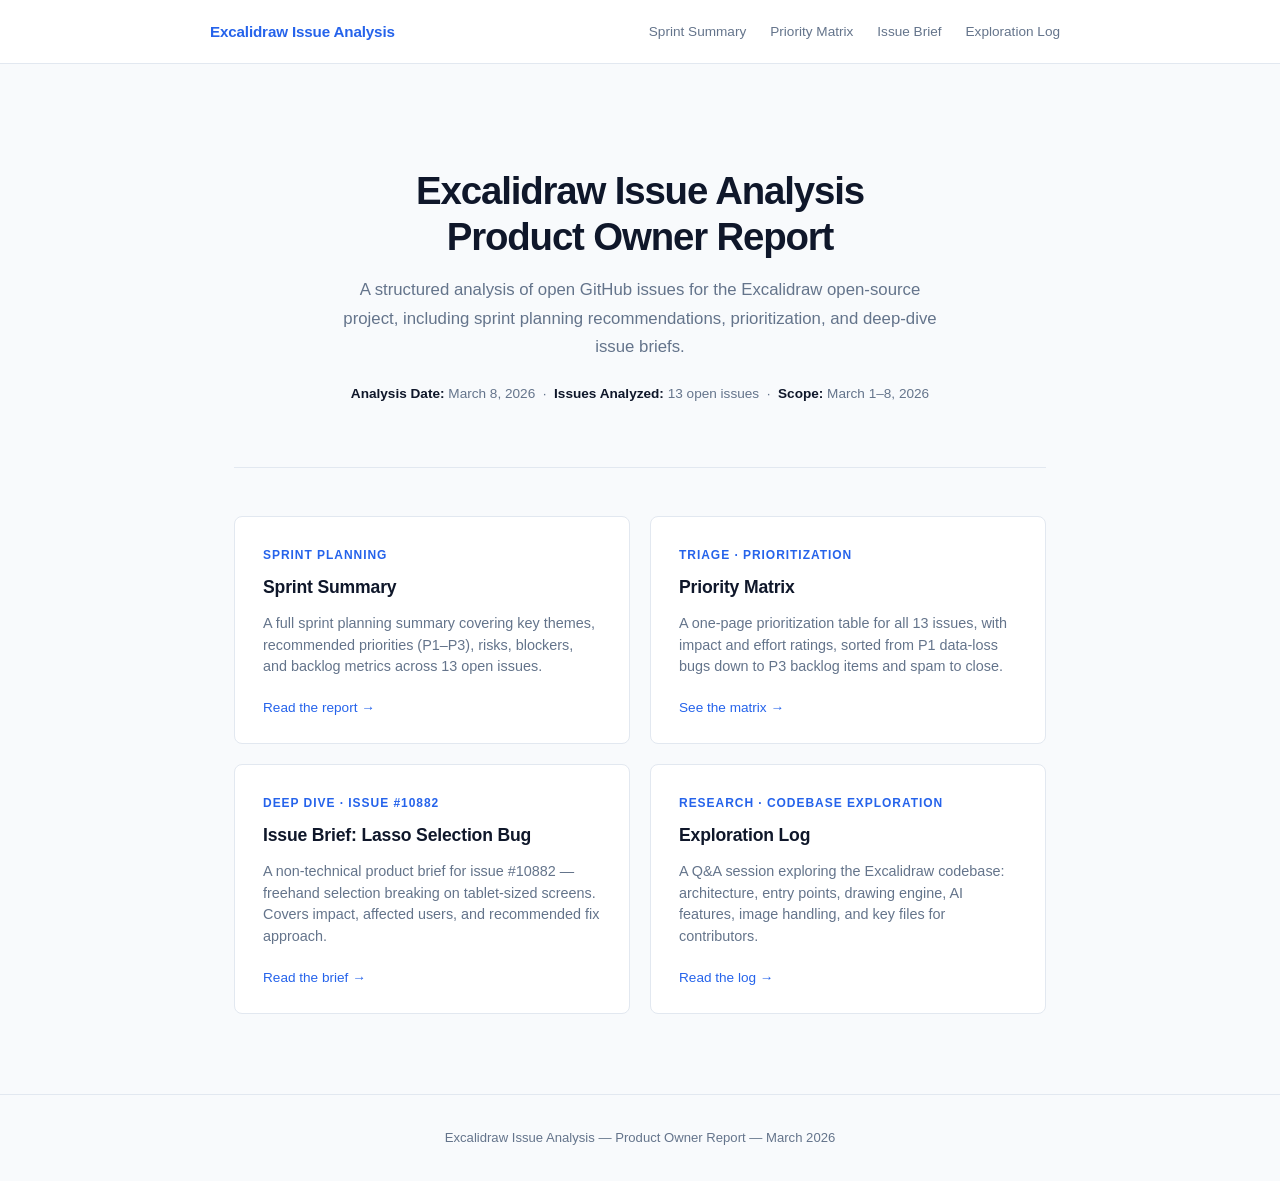
<file: index.html>
<!DOCTYPE html>
<html lang="en">
<head>
  <meta charset="UTF-8" />
  <meta name="viewport" content="width=device-width, initial-scale=1.0" />
  <title>Excalidraw Issue Analysis — Product Owner Report</title>
  <link rel="stylesheet" href="styles.css" />
</head>
<body>

  <header class="site-header">
    <div class="site-header-inner">
      <a href="index.html" class="site-logo">Excalidraw Issue Analysis</a>
      <nav class="site-nav">
        <a href="sprint-summary.html">Sprint Summary</a>
        <a href="priority-matrix.html">Priority Matrix</a>
        <a href="issue-brief-10882.html">Issue Brief</a>
        <a href="exploration-log.html">Exploration Log</a>
      </nav>
    </div>
  </header>

  <main>
    <section class="hero">
      <h1>Excalidraw Issue Analysis<br>Product Owner Report</h1>
      <p class="hero-sub">
        A structured analysis of open GitHub issues for the Excalidraw open-source project,
        including sprint planning recommendations, prioritization, and deep-dive issue briefs.
      </p>
      <p class="hero-meta">
        <strong>Analysis Date:</strong> March 8, 2026 &nbsp;·&nbsp;
        <strong>Issues Analyzed:</strong> 13 open issues &nbsp;·&nbsp;
        <strong>Scope:</strong> March 1–8, 2026
      </p>
    </section>

    <div class="card-grid">

      <a class="card" href="sprint-summary.html">
        <div class="card-label">Sprint Planning</div>
        <h2>Sprint Summary</h2>
        <p>
          A full sprint planning summary covering key themes, recommended priorities (P1–P3),
          risks, blockers, and backlog metrics across 13 open issues.
        </p>
        <div class="card-arrow">Read the report →</div>
      </a>

      <a class="card" href="priority-matrix.html">
        <div class="card-label">Triage · Prioritization</div>
        <h2>Priority Matrix</h2>
        <p>
          A one-page prioritization table for all 13 issues, with impact and effort ratings,
          sorted from P1 data-loss bugs down to P3 backlog items and spam to close.
        </p>
        <div class="card-arrow">See the matrix →</div>
      </a>

      <a class="card" href="issue-brief-10882.html">
        <div class="card-label">Deep Dive · Issue #10882</div>
        <h2>Issue Brief: Lasso Selection Bug</h2>
        <p>
          A non-technical product brief for issue #10882 — freehand selection breaking on
          tablet-sized screens. Covers impact, affected users, and recommended fix approach.
        </p>
        <div class="card-arrow">Read the brief →</div>
      </a>

      <a class="card" href="exploration-log.html">
        <div class="card-label">Research · Codebase Exploration</div>
        <h2>Exploration Log</h2>
        <p>
          A Q&amp;A session exploring the Excalidraw codebase: architecture, entry points,
          drawing engine, AI features, image handling, and key files for contributors.
        </p>
        <div class="card-arrow">Read the log →</div>
      </a>

    </div>
  </main>

  <footer class="site-footer">
    Excalidraw Issue Analysis &mdash; Product Owner Report &mdash; March 2026
  </footer>

</body>
</html>
</file>
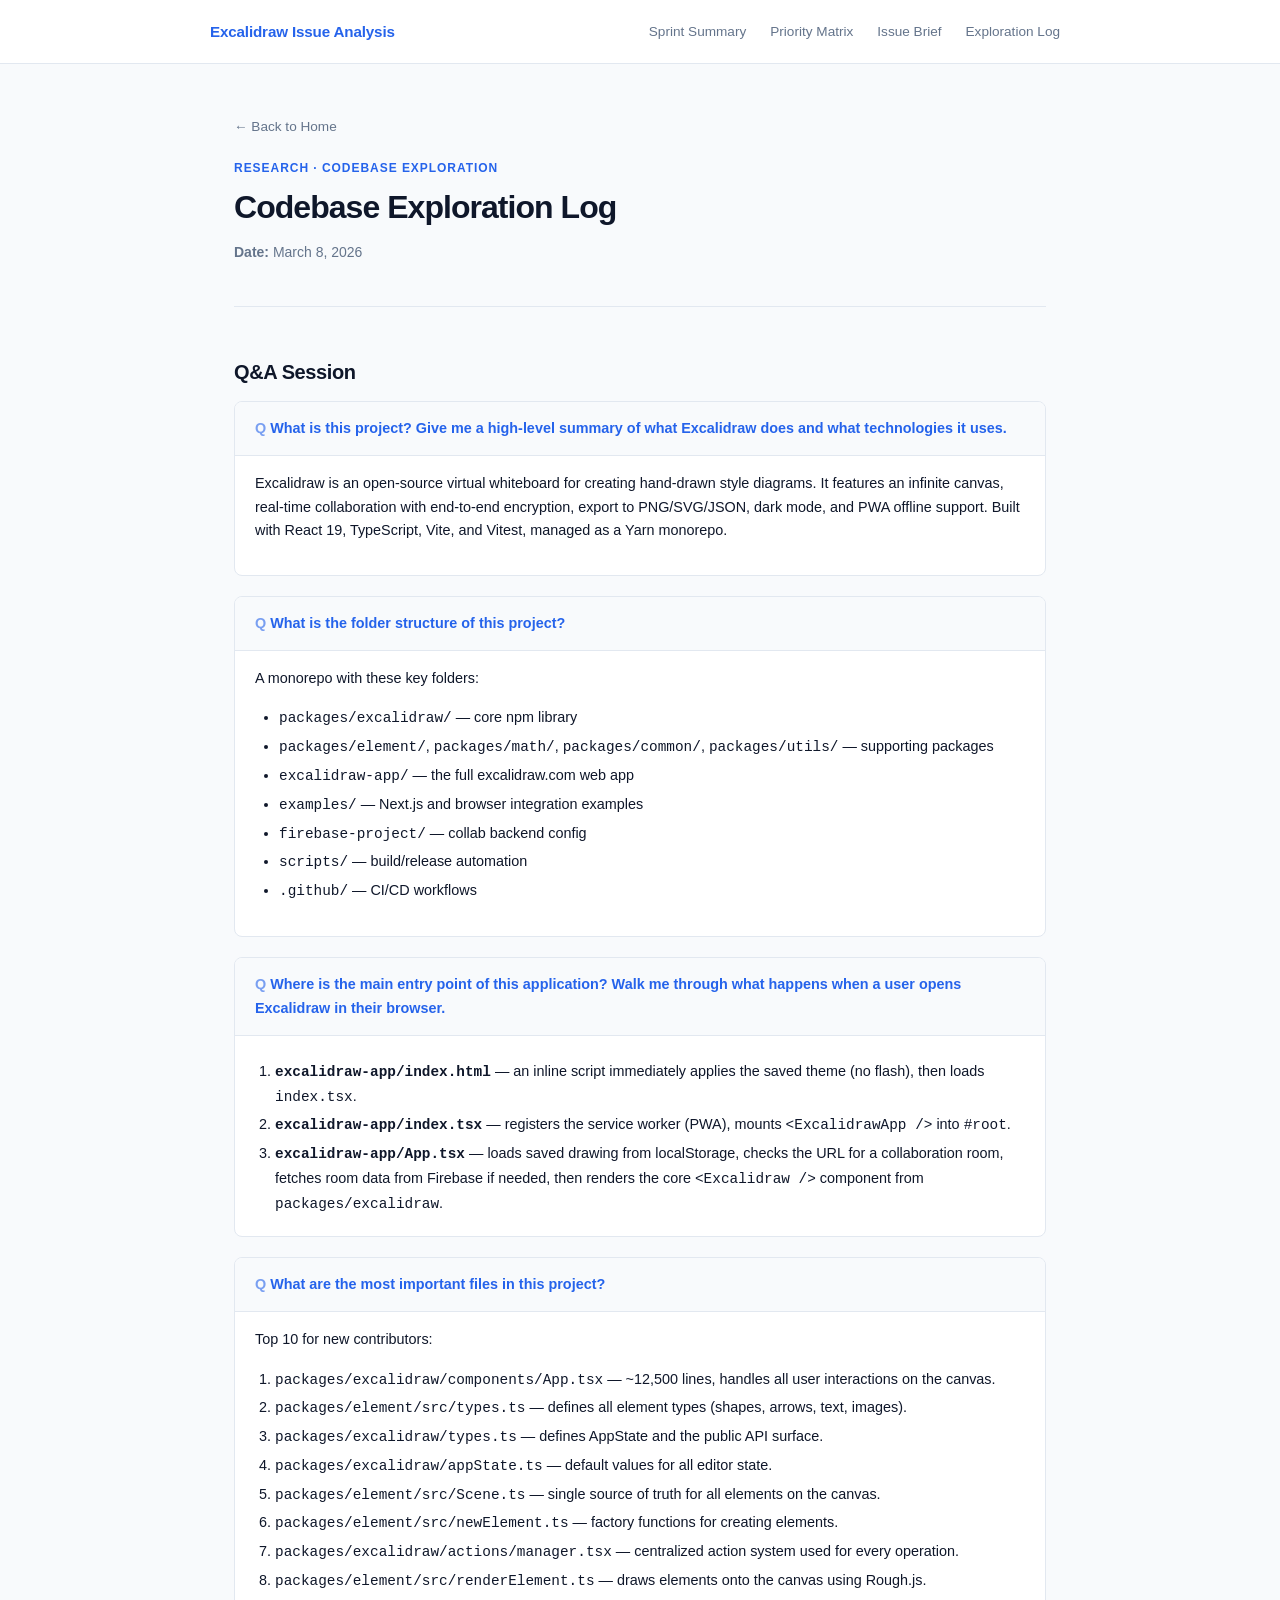
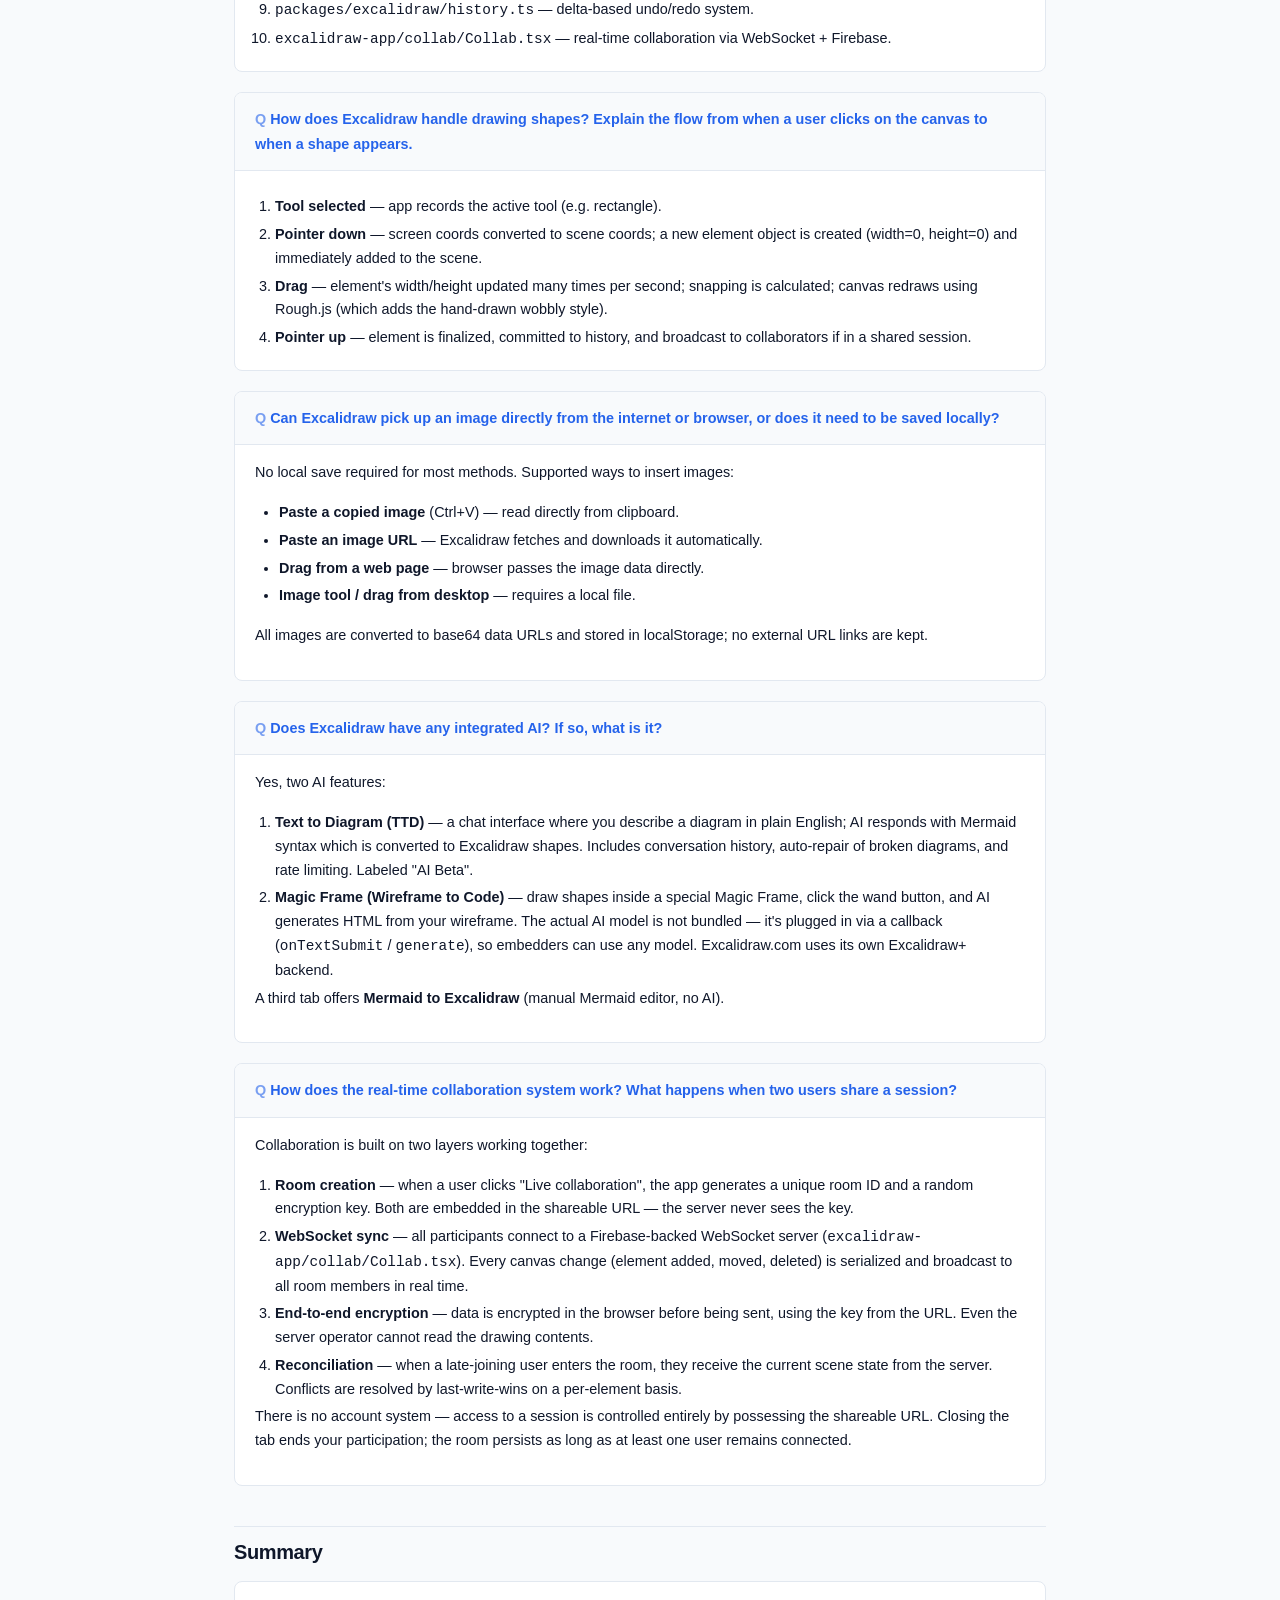
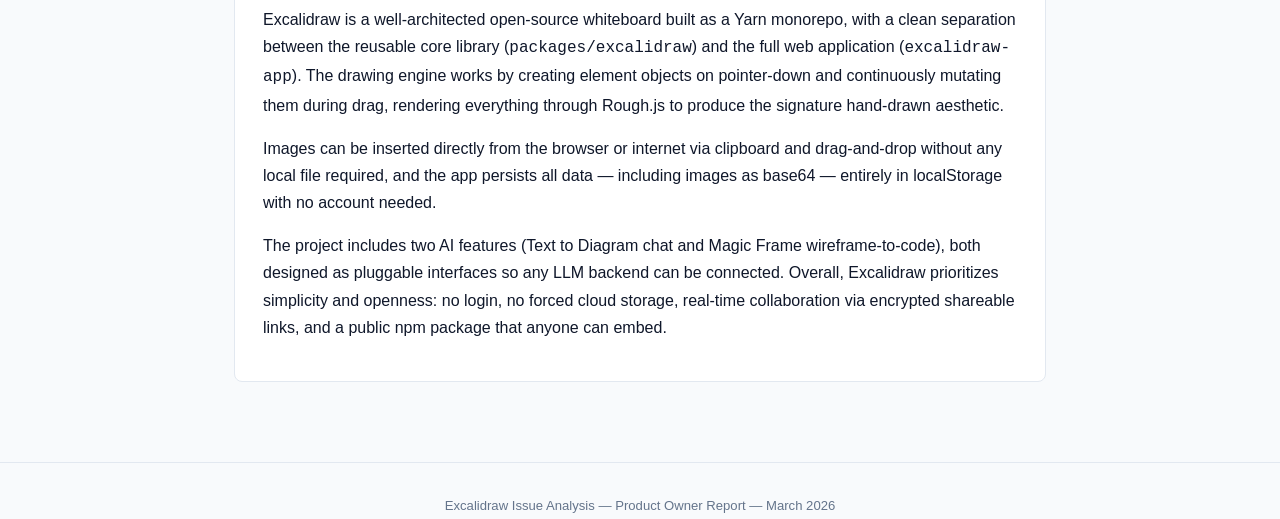
<file: exploration-log.html>
<!DOCTYPE html>
<html lang="en">
<head>
  <meta charset="UTF-8" />
  <meta name="viewport" content="width=device-width, initial-scale=1.0" />
  <title>Exploration Log — Excalidraw Issue Analysis</title>
  <link rel="stylesheet" href="styles.css" />
</head>
<body>

  <header class="site-header">
    <div class="site-header-inner">
      <a href="index.html" class="site-logo">Excalidraw Issue Analysis</a>
      <nav class="site-nav">
        <a href="sprint-summary.html">Sprint Summary</a>
        <a href="priority-matrix.html">Priority Matrix</a>
        <a href="issue-brief-10882.html">Issue Brief</a>
        <a href="exploration-log.html">Exploration Log</a>
      </nav>
    </div>
  </header>

  <main>
    <div class="page-header">
      <a href="index.html" class="back-link">← Back to Home</a>
      <div class="page-label">Research · Codebase Exploration</div>
      <h1>Codebase Exploration Log</h1>
      <p class="meta"><strong>Date:</strong> March 8, 2026</p>
    </div>

    <article class="content">

      <h2>Q&amp;A Session</h2>

      <div class="qa-block">
        <div class="qa-question">What is this project? Give me a high-level summary of what Excalidraw does and what technologies it uses.</div>
        <div class="qa-answer">
          <p>
            Excalidraw is an open-source virtual whiteboard for creating hand-drawn style diagrams. It features
            an infinite canvas, real-time collaboration with end-to-end encryption, export to PNG/SVG/JSON,
            dark mode, and PWA offline support. Built with React 19, TypeScript, Vite, and Vitest, managed
            as a Yarn monorepo.
          </p>
        </div>
      </div>

      <div class="qa-block">
        <div class="qa-question">What is the folder structure of this project?</div>
        <div class="qa-answer">
          <p>A monorepo with these key folders:</p>
          <ul>
            <li><code>packages/excalidraw/</code> — core npm library</li>
            <li><code>packages/element/</code>, <code>packages/math/</code>, <code>packages/common/</code>, <code>packages/utils/</code> — supporting packages</li>
            <li><code>excalidraw-app/</code> — the full excalidraw.com web app</li>
            <li><code>examples/</code> — Next.js and browser integration examples</li>
            <li><code>firebase-project/</code> — collab backend config</li>
            <li><code>scripts/</code> — build/release automation</li>
            <li><code>.github/</code> — CI/CD workflows</li>
          </ul>
        </div>
      </div>

      <div class="qa-block">
        <div class="qa-question">Where is the main entry point of this application? Walk me through what happens when a user opens Excalidraw in their browser.</div>
        <div class="qa-answer">
          <ol>
            <li><strong><code>excalidraw-app/index.html</code></strong> — an inline script immediately applies the saved theme (no flash), then loads <code>index.tsx</code>.</li>
            <li><strong><code>excalidraw-app/index.tsx</code></strong> — registers the service worker (PWA), mounts <code>&lt;ExcalidrawApp /&gt;</code> into <code>#root</code>.</li>
            <li><strong><code>excalidraw-app/App.tsx</code></strong> — loads saved drawing from localStorage, checks the URL for a collaboration room, fetches room data from Firebase if needed, then renders the core <code>&lt;Excalidraw /&gt;</code> component from <code>packages/excalidraw</code>.</li>
          </ol>
        </div>
      </div>

      <div class="qa-block">
        <div class="qa-question">What are the most important files in this project?</div>
        <div class="qa-answer">
          <p>Top 10 for new contributors:</p>
          <ol>
            <li><code>packages/excalidraw/components/App.tsx</code> — ~12,500 lines, handles all user interactions on the canvas.</li>
            <li><code>packages/element/src/types.ts</code> — defines all element types (shapes, arrows, text, images).</li>
            <li><code>packages/excalidraw/types.ts</code> — defines AppState and the public API surface.</li>
            <li><code>packages/excalidraw/appState.ts</code> — default values for all editor state.</li>
            <li><code>packages/element/src/Scene.ts</code> — single source of truth for all elements on the canvas.</li>
            <li><code>packages/element/src/newElement.ts</code> — factory functions for creating elements.</li>
            <li><code>packages/excalidraw/actions/manager.tsx</code> — centralized action system used for every operation.</li>
            <li><code>packages/element/src/renderElement.ts</code> — draws elements onto the canvas using Rough.js.</li>
            <li><code>packages/excalidraw/history.ts</code> — delta-based undo/redo system.</li>
            <li><code>excalidraw-app/collab/Collab.tsx</code> — real-time collaboration via WebSocket + Firebase.</li>
          </ol>
        </div>
      </div>

      <div class="qa-block">
        <div class="qa-question">How does Excalidraw handle drawing shapes? Explain the flow from when a user clicks on the canvas to when a shape appears.</div>
        <div class="qa-answer">
          <ol>
            <li><strong>Tool selected</strong> — app records the active tool (e.g. rectangle).</li>
            <li><strong>Pointer down</strong> — screen coords converted to scene coords; a new element object is created (width=0, height=0) and immediately added to the scene.</li>
            <li><strong>Drag</strong> — element's width/height updated many times per second; snapping is calculated; canvas redraws using Rough.js (which adds the hand-drawn wobbly style).</li>
            <li><strong>Pointer up</strong> — element is finalized, committed to history, and broadcast to collaborators if in a shared session.</li>
          </ol>
        </div>
      </div>

      <div class="qa-block">
        <div class="qa-question">Can Excalidraw pick up an image directly from the internet or browser, or does it need to be saved locally?</div>
        <div class="qa-answer">
          <p>No local save required for most methods. Supported ways to insert images:</p>
          <ul>
            <li><strong>Paste a copied image</strong> (Ctrl+V) — read directly from clipboard.</li>
            <li><strong>Paste an image URL</strong> — Excalidraw fetches and downloads it automatically.</li>
            <li><strong>Drag from a web page</strong> — browser passes the image data directly.</li>
            <li><strong>Image tool / drag from desktop</strong> — requires a local file.</li>
          </ul>
          <p>
            All images are converted to base64 data URLs and stored in localStorage; no external URL links are kept.
          </p>
        </div>
      </div>

      <div class="qa-block">
        <div class="qa-question">Does Excalidraw have any integrated AI? If so, what is it?</div>
        <div class="qa-answer">
          <p>Yes, two AI features:</p>
          <ol>
            <li>
              <strong>Text to Diagram (TTD)</strong> — a chat interface where you describe a diagram in plain English;
              AI responds with Mermaid syntax which is converted to Excalidraw shapes. Includes conversation history,
              auto-repair of broken diagrams, and rate limiting. Labeled "AI Beta".
            </li>
            <li>
              <strong>Magic Frame (Wireframe to Code)</strong> — draw shapes inside a special Magic Frame, click the
              wand button, and AI generates HTML from your wireframe. The actual AI model is not bundled — it's plugged
              in via a callback (<code>onTextSubmit</code> / <code>generate</code>), so embedders can use any model.
              Excalidraw.com uses its own Excalidraw+ backend.
            </li>
          </ol>
          <p>A third tab offers <strong>Mermaid to Excalidraw</strong> (manual Mermaid editor, no AI).</p>
        </div>
      </div>

      <div class="qa-block">
        <div class="qa-question">How does the real-time collaboration system work? What happens when two users share a session?</div>
        <div class="qa-answer">
          <p>
            Collaboration is built on two layers working together:
          </p>
          <ol>
            <li><strong>Room creation</strong> — when a user clicks "Live collaboration", the app generates a unique room ID and a random encryption key. Both are embedded in the shareable URL — the server never sees the key.</li>
            <li><strong>WebSocket sync</strong> — all participants connect to a Firebase-backed WebSocket server (<code>excalidraw-app/collab/Collab.tsx</code>). Every canvas change (element added, moved, deleted) is serialized and broadcast to all room members in real time.</li>
            <li><strong>End-to-end encryption</strong> — data is encrypted in the browser before being sent, using the key from the URL. Even the server operator cannot read the drawing contents.</li>
            <li><strong>Reconciliation</strong> — when a late-joining user enters the room, they receive the current scene state from the server. Conflicts are resolved by last-write-wins on a per-element basis.</li>
          </ol>
          <p>
            There is no account system — access to a session is controlled entirely by possessing the shareable URL.
            Closing the tab ends your participation; the room persists as long as at least one user remains connected.
          </p>
        </div>
      </div>

      <h2>Summary</h2>

      <div class="summary-block">
        <p>
          Excalidraw is a well-architected open-source whiteboard built as a Yarn monorepo, with a clean separation
          between the reusable core library (<code>packages/excalidraw</code>) and the full web application
          (<code>excalidraw-app</code>). The drawing engine works by creating element objects on pointer-down and
          continuously mutating them during drag, rendering everything through Rough.js to produce the signature
          hand-drawn aesthetic.
        </p>
        <p>
          Images can be inserted directly from the browser or internet via clipboard and drag-and-drop without any
          local file required, and the app persists all data — including images as base64 — entirely in localStorage
          with no account needed.
        </p>
        <p>
          The project includes two AI features (Text to Diagram chat and Magic Frame wireframe-to-code), both designed
          as pluggable interfaces so any LLM backend can be connected. Overall, Excalidraw prioritizes simplicity and
          openness: no login, no forced cloud storage, real-time collaboration via encrypted shareable links, and a
          public npm package that anyone can embed.
        </p>
      </div>

    </article>
  </main>

  <footer class="site-footer">
    Excalidraw Issue Analysis &mdash; Product Owner Report &mdash; March 2026
  </footer>

</body>
</html>
</file>
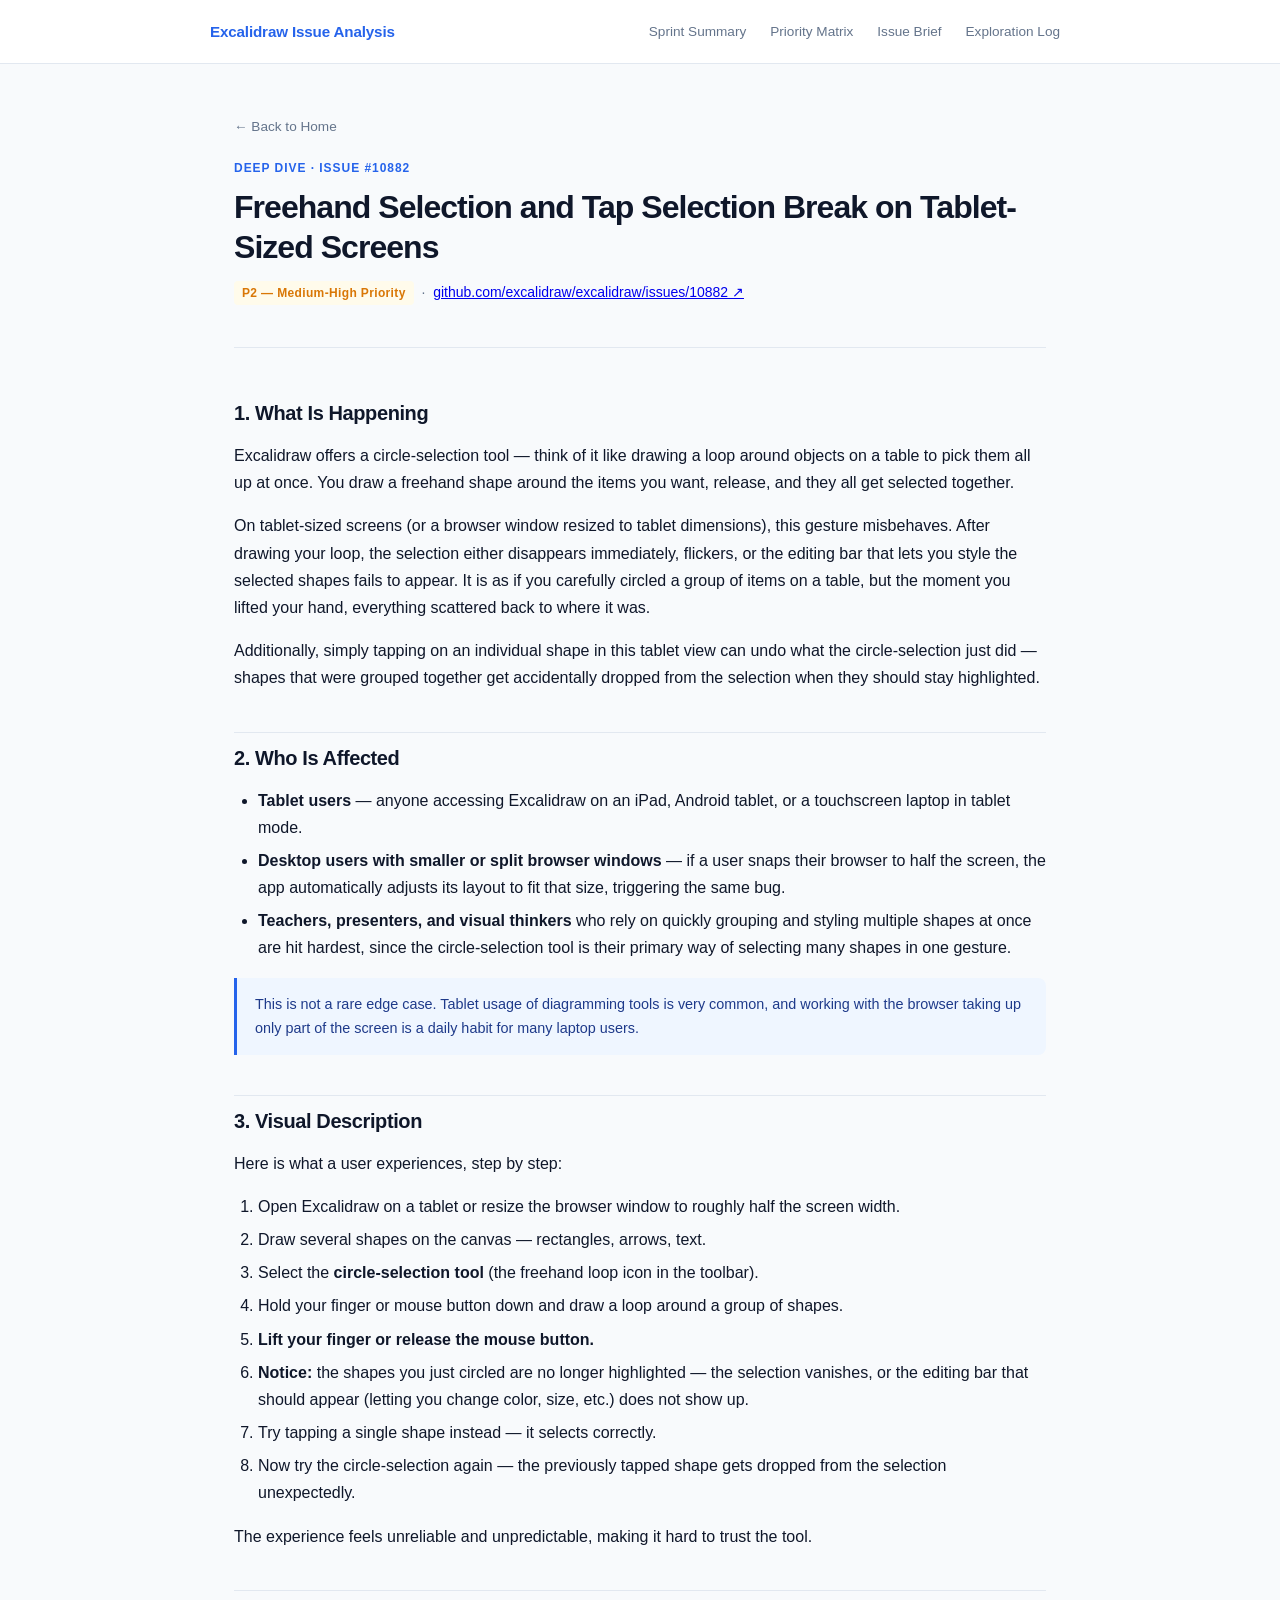
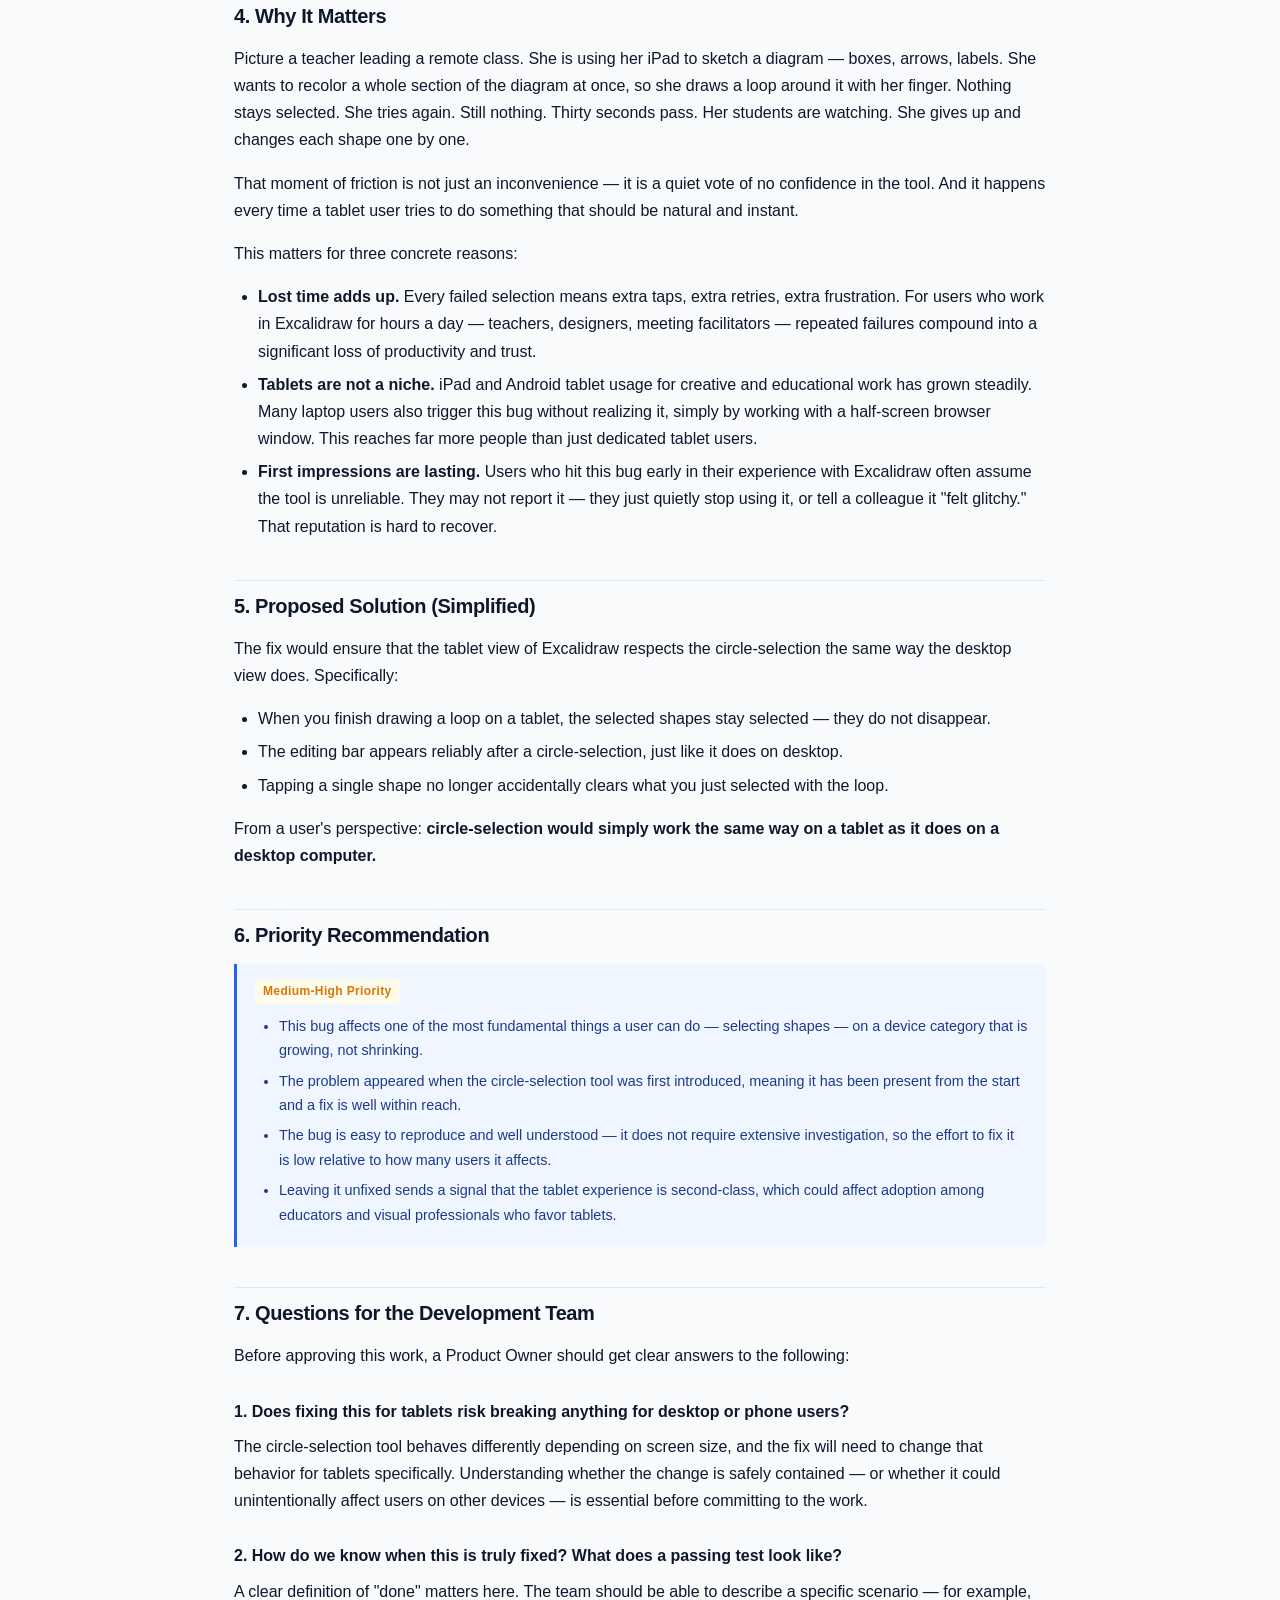
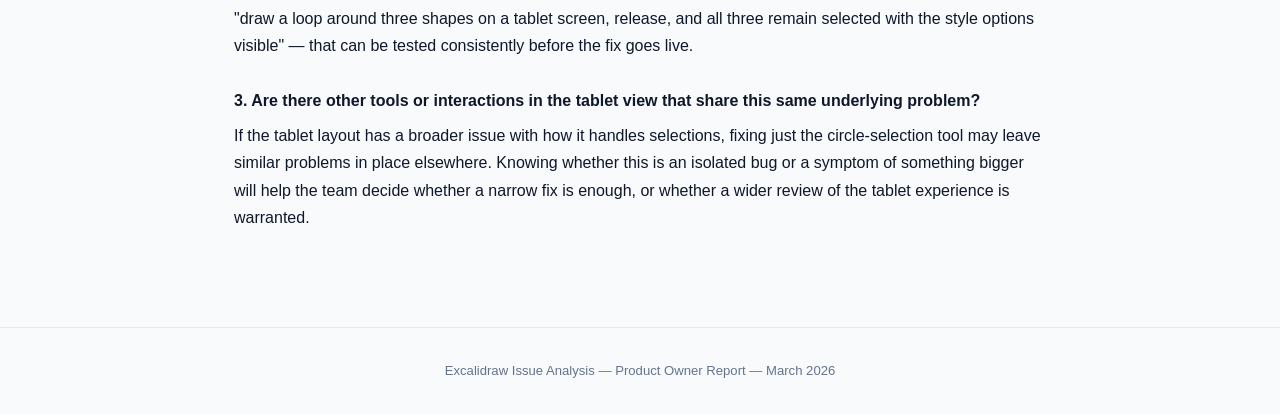
<file: issue-brief-10882.html>
<!DOCTYPE html>
<html lang="en">
<head>
  <meta charset="UTF-8" />
  <meta name="viewport" content="width=device-width, initial-scale=1.0" />
  <title>Issue Brief #10882 — Excalidraw Issue Analysis</title>
  <link rel="stylesheet" href="styles.css" />
</head>
<body>

  <header class="site-header">
    <div class="site-header-inner">
      <a href="index.html" class="site-logo">Excalidraw Issue Analysis</a>
      <nav class="site-nav">
        <a href="sprint-summary.html">Sprint Summary</a>
        <a href="priority-matrix.html">Priority Matrix</a>
        <a href="issue-brief-10882.html">Issue Brief</a>
        <a href="exploration-log.html">Exploration Log</a>
      </nav>
    </div>
  </header>

  <main>
    <div class="page-header">
      <a href="index.html" class="back-link">← Back to Home</a>
      <div class="page-label">Deep Dive · Issue #10882</div>
      <h1>Freehand Selection and Tap Selection Break on Tablet-Sized Screens</h1>
      <p class="meta">
        <span class="badge badge-p2">P2 — Medium-High Priority</span>
        &nbsp;·&nbsp;
        <a href="https://github.com/excalidraw/excalidraw/issues/10882" target="_blank" rel="noopener">
          github.com/excalidraw/excalidraw/issues/10882 ↗
        </a>
      </p>
    </div>

    <article class="content">

      <h2>1. What Is Happening</h2>
      <p>
        Excalidraw offers a circle-selection tool — think of it like drawing a loop around objects on a table
        to pick them all up at once. You draw a freehand shape around the items you want, release, and they all
        get selected together.
      </p>
      <p>
        On tablet-sized screens (or a browser window resized to tablet dimensions), this gesture misbehaves.
        After drawing your loop, the selection either disappears immediately, flickers, or the editing bar that
        lets you style the selected shapes fails to appear. It is as if you carefully circled a group of items
        on a table, but the moment you lifted your hand, everything scattered back to where it was.
      </p>
      <p>
        Additionally, simply tapping on an individual shape in this tablet view can undo what the circle-selection
        just did — shapes that were grouped together get accidentally dropped from the selection when they should
        stay highlighted.
      </p>

      <h2>2. Who Is Affected</h2>
      <ul>
        <li><strong>Tablet users</strong> — anyone accessing Excalidraw on an iPad, Android tablet, or a touchscreen laptop in tablet mode.</li>
        <li><strong>Desktop users with smaller or split browser windows</strong> — if a user snaps their browser to half the screen, the app automatically adjusts its layout to fit that size, triggering the same bug.</li>
        <li><strong>Teachers, presenters, and visual thinkers</strong> who rely on quickly grouping and styling multiple shapes at once are hit hardest, since the circle-selection tool is their primary way of selecting many shapes in one gesture.</li>
      </ul>
      <div class="callout">
        This is not a rare edge case. Tablet usage of diagramming tools is very common, and working with the
        browser taking up only part of the screen is a daily habit for many laptop users.
      </div>

      <h2>3. Visual Description</h2>
      <p>Here is what a user experiences, step by step:</p>
      <ol>
        <li>Open Excalidraw on a tablet or resize the browser window to roughly half the screen width.</li>
        <li>Draw several shapes on the canvas — rectangles, arrows, text.</li>
        <li>Select the <strong>circle-selection tool</strong> (the freehand loop icon in the toolbar).</li>
        <li>Hold your finger or mouse button down and draw a loop around a group of shapes.</li>
        <li><strong>Lift your finger or release the mouse button.</strong></li>
        <li><strong>Notice:</strong> the shapes you just circled are no longer highlighted — the selection vanishes, or the editing bar that should appear (letting you change color, size, etc.) does not show up.</li>
        <li>Try tapping a single shape instead — it selects correctly.</li>
        <li>Now try the circle-selection again — the previously tapped shape gets dropped from the selection unexpectedly.</li>
      </ol>
      <p>The experience feels unreliable and unpredictable, making it hard to trust the tool.</p>

      <h2>4. Why It Matters</h2>
      <p>
        Picture a teacher leading a remote class. She is using her iPad to sketch a diagram — boxes, arrows,
        labels. She wants to recolor a whole section of the diagram at once, so she draws a loop around it with
        her finger. Nothing stays selected. She tries again. Still nothing. Thirty seconds pass. Her students are
        watching. She gives up and changes each shape one by one.
      </p>
      <p>
        That moment of friction is not just an inconvenience — it is a quiet vote of no confidence in the tool.
        And it happens every time a tablet user tries to do something that should be natural and instant.
      </p>
      <p>This matters for three concrete reasons:</p>
      <ul>
        <li>
          <strong>Lost time adds up.</strong> Every failed selection means extra taps, extra retries, extra frustration.
          For users who work in Excalidraw for hours a day — teachers, designers, meeting facilitators — repeated
          failures compound into a significant loss of productivity and trust.
        </li>
        <li>
          <strong>Tablets are not a niche.</strong> iPad and Android tablet usage for creative and educational work
          has grown steadily. Many laptop users also trigger this bug without realizing it, simply by working with
          a half-screen browser window. This reaches far more people than just dedicated tablet users.
        </li>
        <li>
          <strong>First impressions are lasting.</strong> Users who hit this bug early in their experience with
          Excalidraw often assume the tool is unreliable. They may not report it — they just quietly stop using
          it, or tell a colleague it "felt glitchy." That reputation is hard to recover.
        </li>
      </ul>

      <h2>5. Proposed Solution (Simplified)</h2>
      <p>
        The fix would ensure that the tablet view of Excalidraw respects the circle-selection the same way the
        desktop view does. Specifically:
      </p>
      <ul>
        <li>When you finish drawing a loop on a tablet, the selected shapes stay selected — they do not disappear.</li>
        <li>The editing bar appears reliably after a circle-selection, just like it does on desktop.</li>
        <li>Tapping a single shape no longer accidentally clears what you just selected with the loop.</li>
      </ul>
      <p>
        From a user's perspective: <strong>circle-selection would simply work the same way on a tablet as it does
        on a desktop computer.</strong>
      </p>

      <h2>6. Priority Recommendation</h2>
      <div class="callout">
        <strong><span class="badge badge-p2">Medium-High Priority</span></strong>
        <ul style="margin:10px 0 0">
          <li>This bug affects one of the most fundamental things a user can do — selecting shapes — on a device category that is growing, not shrinking.</li>
          <li>The problem appeared when the circle-selection tool was first introduced, meaning it has been present from the start and a fix is well within reach.</li>
          <li>The bug is easy to reproduce and well understood — it does not require extensive investigation, so the effort to fix it is low relative to how many users it affects.</li>
          <li>Leaving it unfixed sends a signal that the tablet experience is second-class, which could affect adoption among educators and visual professionals who favor tablets.</li>
        </ul>
      </div>

      <h2>7. Questions for the Development Team</h2>
      <p>Before approving this work, a Product Owner should get clear answers to the following:</p>

      <h3>1. Does fixing this for tablets risk breaking anything for desktop or phone users?</h3>
      <p>
        The circle-selection tool behaves differently depending on screen size, and the fix will need to change
        that behavior for tablets specifically. Understanding whether the change is safely contained — or whether
        it could unintentionally affect users on other devices — is essential before committing to the work.
      </p>

      <h3>2. How do we know when this is truly fixed? What does a passing test look like?</h3>
      <p>
        A clear definition of "done" matters here. The team should be able to describe a specific scenario —
        for example, "draw a loop around three shapes on a tablet screen, release, and all three remain selected
        with the style options visible" — that can be tested consistently before the fix goes live.
      </p>

      <h3>3. Are there other tools or interactions in the tablet view that share this same underlying problem?</h3>
      <p>
        If the tablet layout has a broader issue with how it handles selections, fixing just the circle-selection
        tool may leave similar problems in place elsewhere. Knowing whether this is an isolated bug or a symptom
        of something bigger will help the team decide whether a narrow fix is enough, or whether a wider review
        of the tablet experience is warranted.
      </p>

    </article>
  </main>

  <footer class="site-footer">
    Excalidraw Issue Analysis &mdash; Product Owner Report &mdash; March 2026
  </footer>

</body>
</html>
</file>
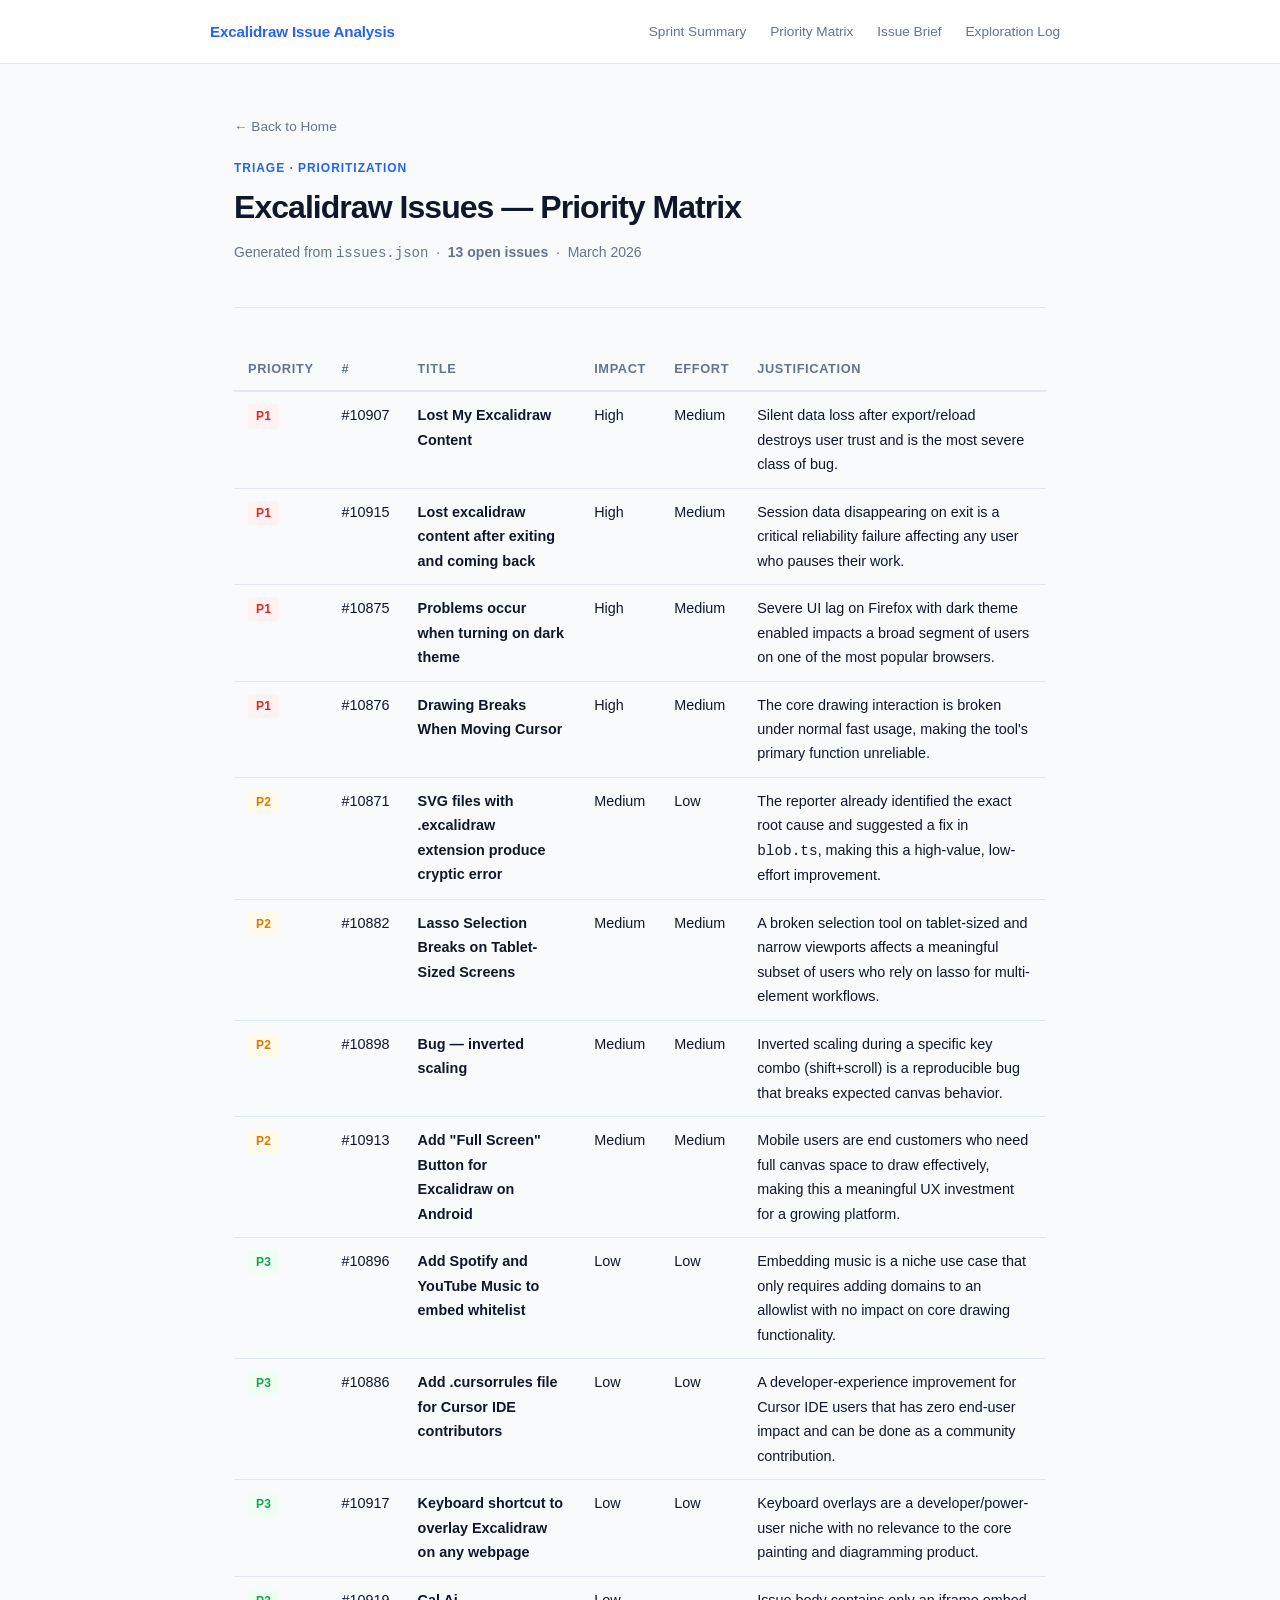
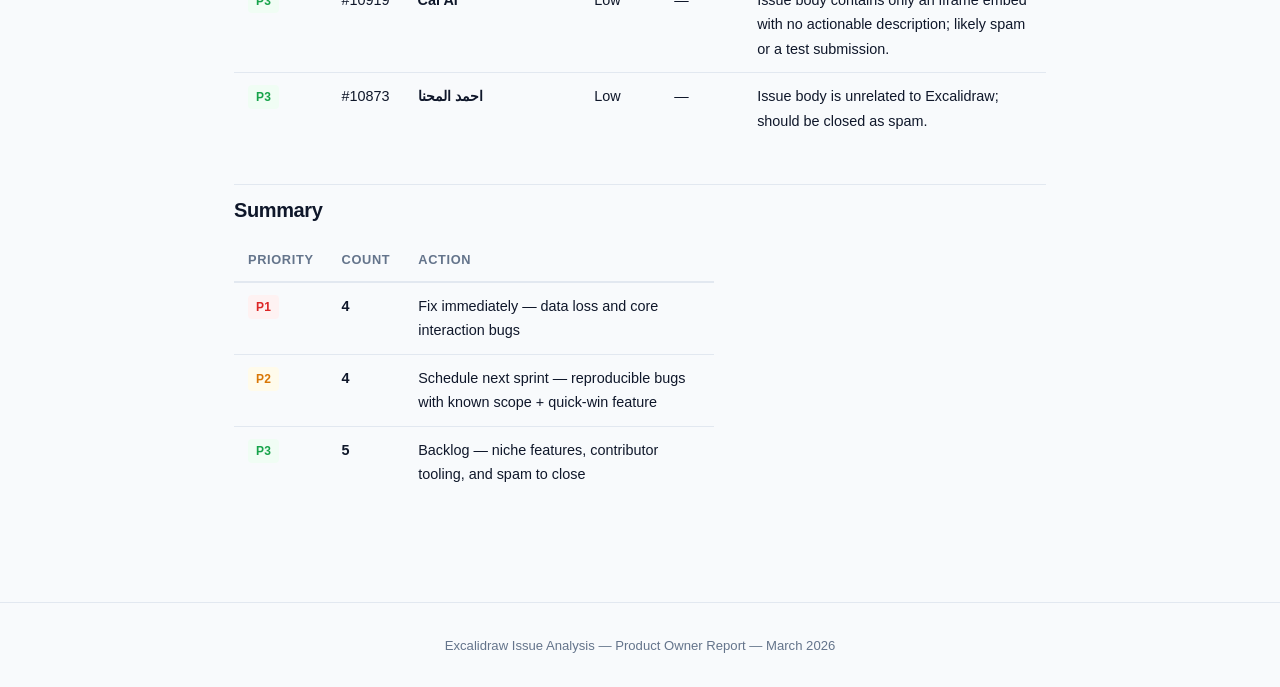
<file: priority-matrix.html>
<!DOCTYPE html>
<html lang="en">
<head>
  <meta charset="UTF-8" />
  <meta name="viewport" content="width=device-width, initial-scale=1.0" />
  <title>Priority Matrix — Excalidraw Issue Analysis</title>
  <link rel="stylesheet" href="styles.css" />
</head>
<body>

  <header class="site-header">
    <div class="site-header-inner">
      <a href="index.html" class="site-logo">Excalidraw Issue Analysis</a>
      <nav class="site-nav">
        <a href="sprint-summary.html">Sprint Summary</a>
        <a href="priority-matrix.html">Priority Matrix</a>
        <a href="issue-brief-10882.html">Issue Brief</a>
        <a href="exploration-log.html">Exploration Log</a>
      </nav>
    </div>
  </header>

  <main>
    <div class="page-header">
      <a href="index.html" class="back-link">← Back to Home</a>
      <div class="page-label">Triage · Prioritization</div>
      <h1>Excalidraw Issues — Priority Matrix</h1>
      <p class="meta">
        Generated from <code>issues.json</code> &nbsp;·&nbsp;
        <strong>13 open issues</strong> &nbsp;·&nbsp; March 2026
      </p>
    </div>

    <article class="content">

      <table>
        <thead>
          <tr>
            <th style="width:70px">Priority</th>
            <th style="width:60px">#</th>
            <th>Title</th>
            <th style="width:80px">Impact</th>
            <th style="width:80px">Effort</th>
            <th>Justification</th>
          </tr>
        </thead>
        <tbody>
          <tr>
            <td><span class="badge badge-p1">P1</span></td>
            <td>#10907</td>
            <td><strong>Lost My Excalidraw Content</strong></td>
            <td>High</td>
            <td>Medium</td>
            <td>Silent data loss after export/reload destroys user trust and is the most severe class of bug.</td>
          </tr>
          <tr>
            <td><span class="badge badge-p1">P1</span></td>
            <td>#10915</td>
            <td><strong>Lost excalidraw content after exiting and coming back</strong></td>
            <td>High</td>
            <td>Medium</td>
            <td>Session data disappearing on exit is a critical reliability failure affecting any user who pauses their work.</td>
          </tr>
          <tr>
            <td><span class="badge badge-p1">P1</span></td>
            <td>#10875</td>
            <td><strong>Problems occur when turning on dark theme</strong></td>
            <td>High</td>
            <td>Medium</td>
            <td>Severe UI lag on Firefox with dark theme enabled impacts a broad segment of users on one of the most popular browsers.</td>
          </tr>
          <tr>
            <td><span class="badge badge-p1">P1</span></td>
            <td>#10876</td>
            <td><strong>Drawing Breaks When Moving Cursor</strong></td>
            <td>High</td>
            <td>Medium</td>
            <td>The core drawing interaction is broken under normal fast usage, making the tool's primary function unreliable.</td>
          </tr>
          <tr>
            <td><span class="badge badge-p2">P2</span></td>
            <td>#10871</td>
            <td><strong>SVG files with .excalidraw extension produce cryptic error</strong></td>
            <td>Medium</td>
            <td>Low</td>
            <td>The reporter already identified the exact root cause and suggested a fix in <code>blob.ts</code>, making this a high-value, low-effort improvement.</td>
          </tr>
          <tr>
            <td><span class="badge badge-p2">P2</span></td>
            <td>#10882</td>
            <td><strong>Lasso Selection Breaks on Tablet-Sized Screens</strong></td>
            <td>Medium</td>
            <td>Medium</td>
            <td>A broken selection tool on tablet-sized and narrow viewports affects a meaningful subset of users who rely on lasso for multi-element workflows.</td>
          </tr>
          <tr>
            <td><span class="badge badge-p2">P2</span></td>
            <td>#10898</td>
            <td><strong>Bug — inverted scaling</strong></td>
            <td>Medium</td>
            <td>Medium</td>
            <td>Inverted scaling during a specific key combo (shift+scroll) is a reproducible bug that breaks expected canvas behavior.</td>
          </tr>
          <tr>
            <td><span class="badge badge-p2">P2</span></td>
            <td>#10913</td>
            <td><strong>Add "Full Screen" Button for Excalidraw on Android</strong></td>
            <td>Medium</td>
            <td>Medium</td>
            <td>Mobile users are end customers who need full canvas space to draw effectively, making this a meaningful UX investment for a growing platform.</td>
          </tr>
          <tr>
            <td><span class="badge badge-p3">P3</span></td>
            <td>#10896</td>
            <td><strong>Add Spotify and YouTube Music to embed whitelist</strong></td>
            <td>Low</td>
            <td>Low</td>
            <td>Embedding music is a niche use case that only requires adding domains to an allowlist with no impact on core drawing functionality.</td>
          </tr>
          <tr>
            <td><span class="badge badge-p3">P3</span></td>
            <td>#10886</td>
            <td><strong>Add .cursorrules file for Cursor IDE contributors</strong></td>
            <td>Low</td>
            <td>Low</td>
            <td>A developer-experience improvement for Cursor IDE users that has zero end-user impact and can be done as a community contribution.</td>
          </tr>
          <tr>
            <td><span class="badge badge-p3">P3</span></td>
            <td>#10917</td>
            <td><strong>Keyboard shortcut to overlay Excalidraw on any webpage</strong></td>
            <td>Low</td>
            <td>Low</td>
            <td>Keyboard overlays are a developer/power-user niche with no relevance to the core painting and diagramming product.</td>
          </tr>
          <tr>
            <td><span class="badge badge-p3">P3</span></td>
            <td>#10919</td>
            <td><strong>Cal Ai</strong></td>
            <td>Low</td>
            <td>—</td>
            <td>Issue body contains only an iframe embed with no actionable description; likely spam or a test submission.</td>
          </tr>
          <tr>
            <td><span class="badge badge-p3">P3</span></td>
            <td>#10873</td>
            <td><strong>احمد المحنا</strong></td>
            <td>Low</td>
            <td>—</td>
            <td>Issue body is unrelated to Excalidraw; should be closed as spam.</td>
          </tr>
        </tbody>
      </table>

      <h2>Summary</h2>

      <table style="max-width: 480px">
        <thead>
          <tr>
            <th>Priority</th>
            <th>Count</th>
            <th>Action</th>
          </tr>
        </thead>
        <tbody>
          <tr>
            <td><span class="badge badge-p1">P1</span></td>
            <td><strong>4</strong></td>
            <td>Fix immediately — data loss and core interaction bugs</td>
          </tr>
          <tr>
            <td><span class="badge badge-p2">P2</span></td>
            <td><strong>4</strong></td>
            <td>Schedule next sprint — reproducible bugs with known scope + quick-win feature</td>
          </tr>
          <tr>
            <td><span class="badge badge-p3">P3</span></td>
            <td><strong>5</strong></td>
            <td>Backlog — niche features, contributor tooling, and spam to close</td>
          </tr>
        </tbody>
      </table>

    </article>
  </main>

  <footer class="site-footer">
    Excalidraw Issue Analysis &mdash; Product Owner Report &mdash; March 2026
  </footer>

</body>
</html>
</file>
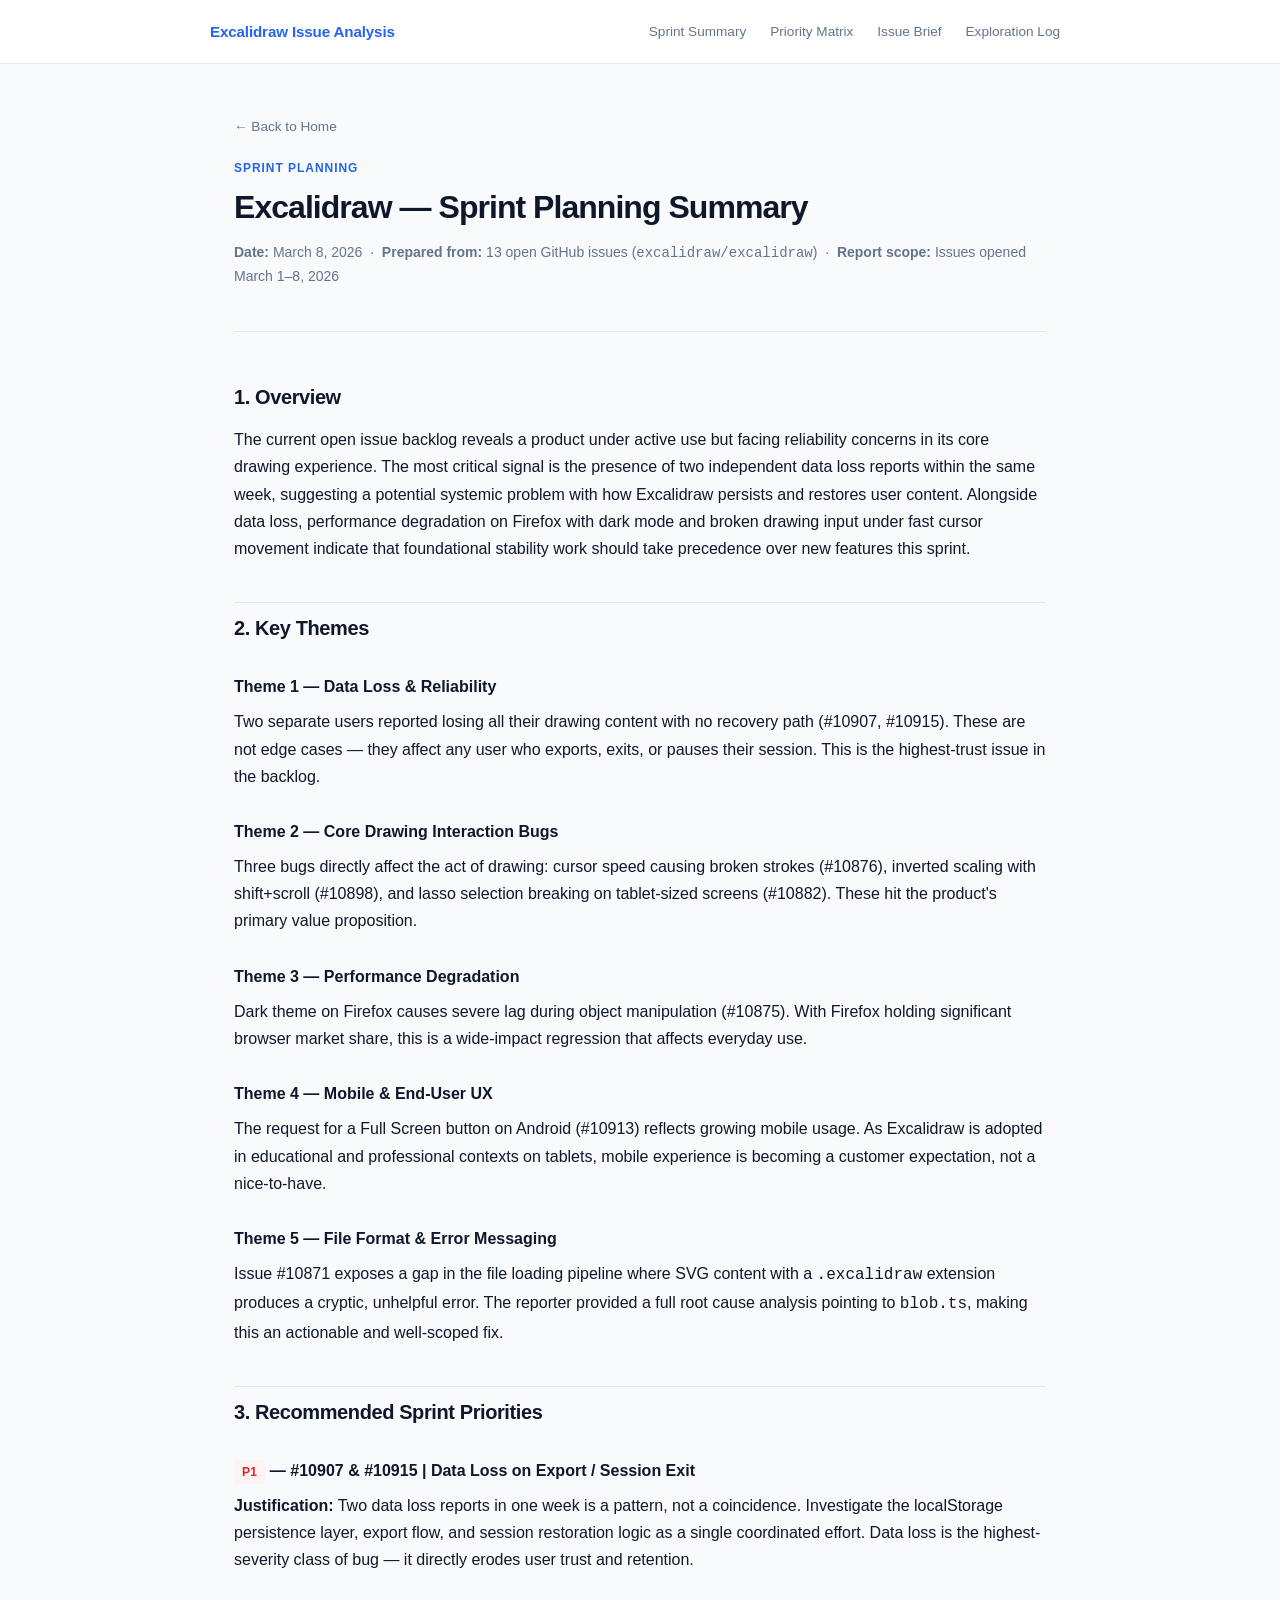
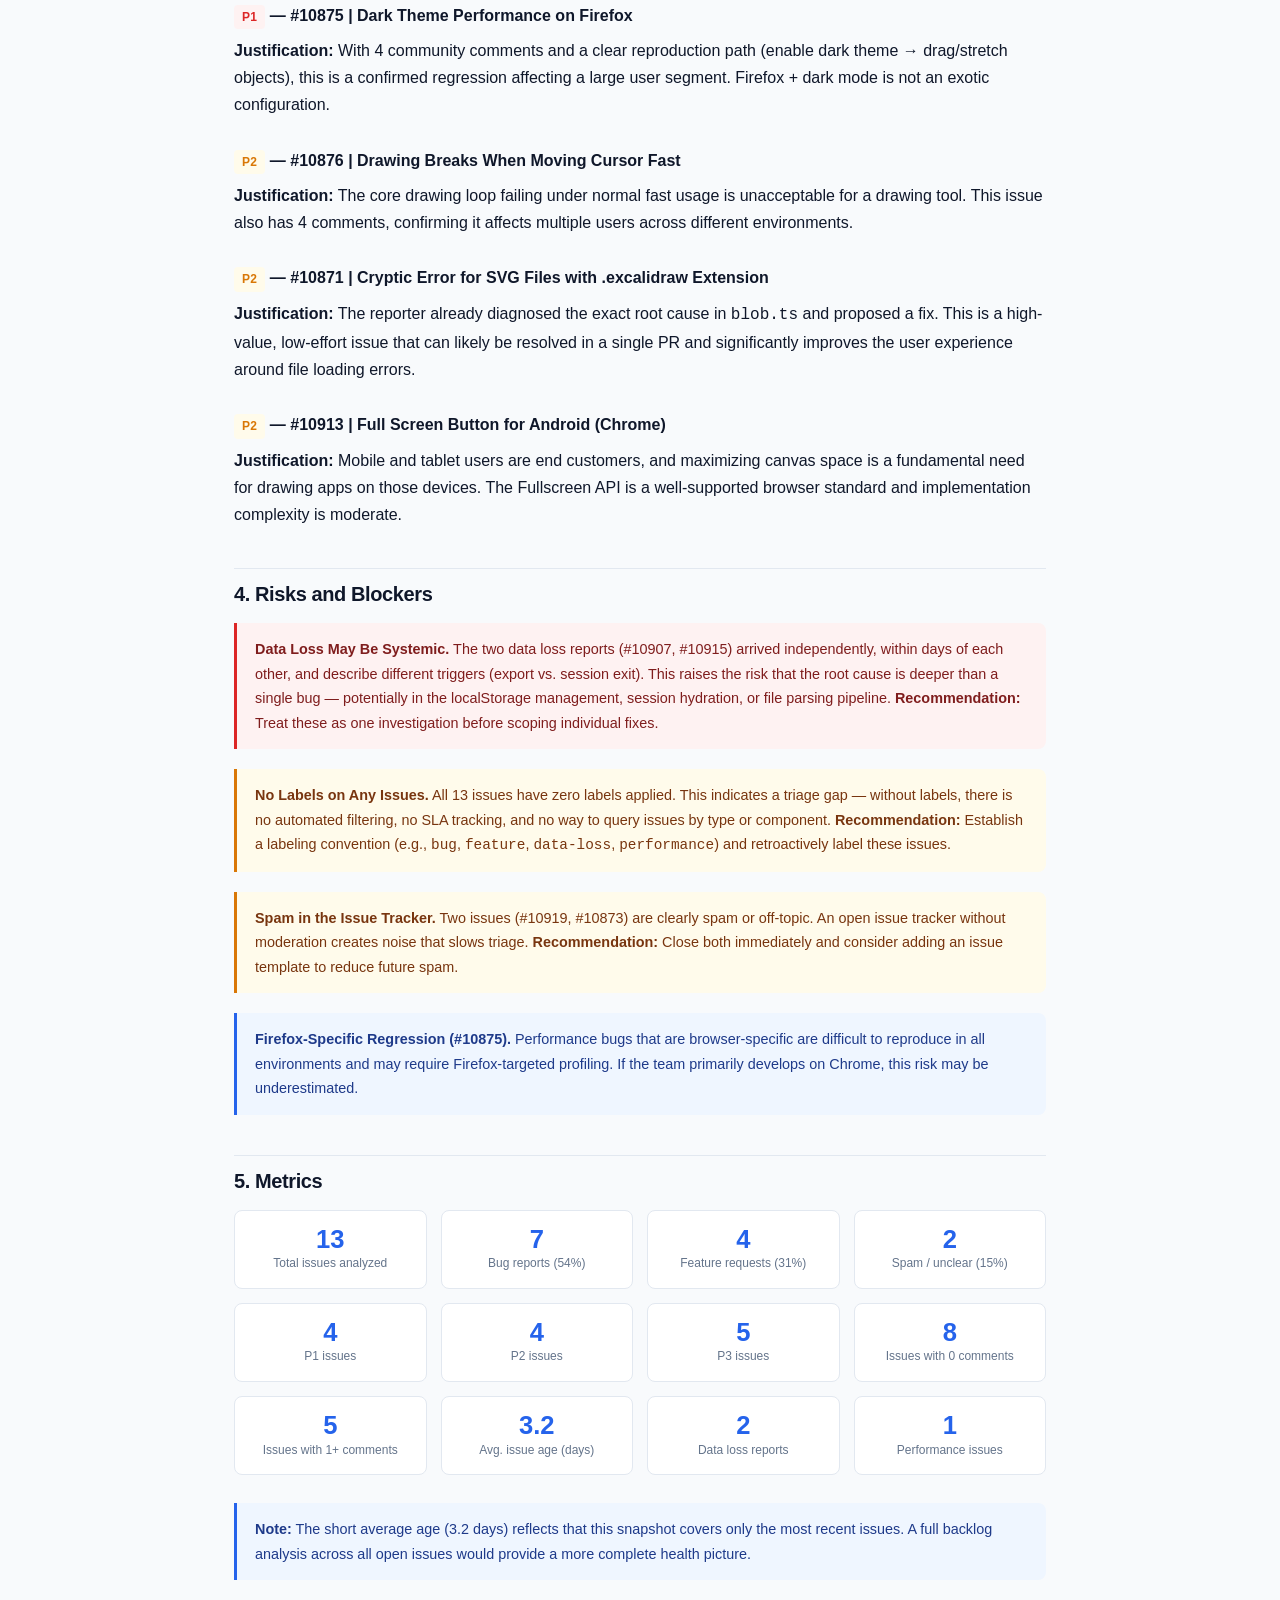
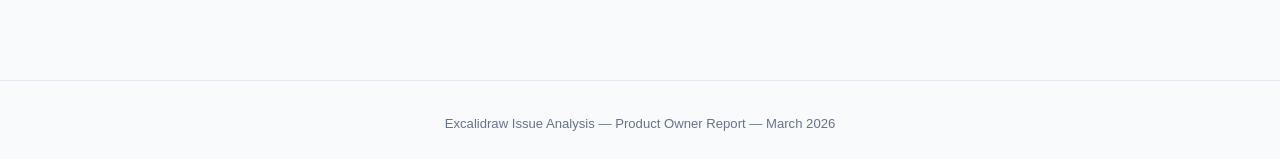
<file: sprint-summary.html>
<!DOCTYPE html>
<html lang="en">
<head>
  <meta charset="UTF-8" />
  <meta name="viewport" content="width=device-width, initial-scale=1.0" />
  <title>Sprint Summary — Excalidraw Issue Analysis</title>
  <link rel="stylesheet" href="styles.css" />
</head>
<body>

  <header class="site-header">
    <div class="site-header-inner">
      <a href="index.html" class="site-logo">Excalidraw Issue Analysis</a>
      <nav class="site-nav">
        <a href="sprint-summary.html">Sprint Summary</a>
        <a href="priority-matrix.html">Priority Matrix</a>
        <a href="issue-brief-10882.html">Issue Brief</a>
        <a href="exploration-log.html">Exploration Log</a>
      </nav>
    </div>
  </header>

  <main>
    <div class="page-header">
      <a href="index.html" class="back-link">← Back to Home</a>
      <div class="page-label">Sprint Planning</div>
      <h1>Excalidraw — Sprint Planning Summary</h1>
      <p class="meta">
        <strong>Date:</strong> March 8, 2026 &nbsp;·&nbsp;
        <strong>Prepared from:</strong> 13 open GitHub issues (<code>excalidraw/excalidraw</code>) &nbsp;·&nbsp;
        <strong>Report scope:</strong> Issues opened March 1–8, 2026
      </p>
    </div>

    <article class="content">

      <h2>1. Overview</h2>
      <p>
        The current open issue backlog reveals a product under active use but facing reliability concerns in its core
        drawing experience. The most critical signal is the presence of two independent data loss reports within the
        same week, suggesting a potential systemic problem with how Excalidraw persists and restores user content.
        Alongside data loss, performance degradation on Firefox with dark mode and broken drawing input under fast
        cursor movement indicate that foundational stability work should take precedence over new features this sprint.
      </p>

      <h2>2. Key Themes</h2>

      <h3>Theme 1 — Data Loss &amp; Reliability</h3>
      <p>
        Two separate users reported losing all their drawing content with no recovery path (#10907, #10915).
        These are not edge cases — they affect any user who exports, exits, or pauses their session.
        This is the highest-trust issue in the backlog.
      </p>

      <h3>Theme 2 — Core Drawing Interaction Bugs</h3>
      <p>
        Three bugs directly affect the act of drawing: cursor speed causing broken strokes (#10876),
        inverted scaling with shift+scroll (#10898), and lasso selection breaking on tablet-sized screens (#10882).
        These hit the product's primary value proposition.
      </p>

      <h3>Theme 3 — Performance Degradation</h3>
      <p>
        Dark theme on Firefox causes severe lag during object manipulation (#10875). With Firefox holding
        significant browser market share, this is a wide-impact regression that affects everyday use.
      </p>

      <h3>Theme 4 — Mobile &amp; End-User UX</h3>
      <p>
        The request for a Full Screen button on Android (#10913) reflects growing mobile usage.
        As Excalidraw is adopted in educational and professional contexts on tablets, mobile experience
        is becoming a customer expectation, not a nice-to-have.
      </p>

      <h3>Theme 5 — File Format &amp; Error Messaging</h3>
      <p>
        Issue #10871 exposes a gap in the file loading pipeline where SVG content with a
        <code>.excalidraw</code> extension produces a cryptic, unhelpful error. The reporter provided a
        full root cause analysis pointing to <code>blob.ts</code>, making this an actionable and well-scoped fix.
      </p>

      <h2>3. Recommended Sprint Priorities</h2>

      <h3><span class="badge badge-p1">P1</span> — #10907 &amp; #10915 | Data Loss on Export / Session Exit</h3>
      <p>
        <strong>Justification:</strong> Two data loss reports in one week is a pattern, not a coincidence.
        Investigate the localStorage persistence layer, export flow, and session restoration logic as a single
        coordinated effort. Data loss is the highest-severity class of bug — it directly erodes user trust and retention.
      </p>

      <h3><span class="badge badge-p1">P1</span> — #10875 | Dark Theme Performance on Firefox</h3>
      <p>
        <strong>Justification:</strong> With 4 community comments and a clear reproduction path (enable dark theme
        → drag/stretch objects), this is a confirmed regression affecting a large user segment.
        Firefox + dark mode is not an exotic configuration.
      </p>

      <h3><span class="badge badge-p2">P2</span> — #10876 | Drawing Breaks When Moving Cursor Fast</h3>
      <p>
        <strong>Justification:</strong> The core drawing loop failing under normal fast usage is unacceptable
        for a drawing tool. This issue also has 4 comments, confirming it affects multiple users across
        different environments.
      </p>

      <h3><span class="badge badge-p2">P2</span> — #10871 | Cryptic Error for SVG Files with .excalidraw Extension</h3>
      <p>
        <strong>Justification:</strong> The reporter already diagnosed the exact root cause in <code>blob.ts</code>
        and proposed a fix. This is a high-value, low-effort issue that can likely be resolved in a single PR
        and significantly improves the user experience around file loading errors.
      </p>

      <h3><span class="badge badge-p2">P2</span> — #10913 | Full Screen Button for Android (Chrome)</h3>
      <p>
        <strong>Justification:</strong> Mobile and tablet users are end customers, and maximizing canvas space
        is a fundamental need for drawing apps on those devices. The Fullscreen API is a well-supported browser
        standard and implementation complexity is moderate.
      </p>

      <h2>4. Risks and Blockers</h2>

      <div class="callout danger">
        <strong>Data Loss May Be Systemic.</strong> The two data loss reports (#10907, #10915) arrived independently,
        within days of each other, and describe different triggers (export vs. session exit). This raises the risk
        that the root cause is deeper than a single bug — potentially in the localStorage management, session hydration,
        or file parsing pipeline. <strong>Recommendation:</strong> Treat these as one investigation before scoping individual fixes.
      </div>

      <div class="callout warning">
        <strong>No Labels on Any Issues.</strong> All 13 issues have zero labels applied. This indicates a triage gap —
        without labels, there is no automated filtering, no SLA tracking, and no way to query issues by type or component.
        <strong>Recommendation:</strong> Establish a labeling convention (e.g., <code>bug</code>, <code>feature</code>,
        <code>data-loss</code>, <code>performance</code>) and retroactively label these issues.
      </div>

      <div class="callout warning">
        <strong>Spam in the Issue Tracker.</strong> Two issues (#10919, #10873) are clearly spam or off-topic.
        An open issue tracker without moderation creates noise that slows triage.
        <strong>Recommendation:</strong> Close both immediately and consider adding an issue template to reduce future spam.
      </div>

      <div class="callout">
        <strong>Firefox-Specific Regression (#10875).</strong> Performance bugs that are browser-specific are difficult
        to reproduce in all environments and may require Firefox-targeted profiling. If the team primarily develops on
        Chrome, this risk may be underestimated.
      </div>

      <h2>5. Metrics</h2>

      <div class="metrics-grid">
        <div class="metric-card">
          <div class="metric-value">13</div>
          <div class="metric-label">Total issues analyzed</div>
        </div>
        <div class="metric-card">
          <div class="metric-value">7</div>
          <div class="metric-label">Bug reports (54%)</div>
        </div>
        <div class="metric-card">
          <div class="metric-value">4</div>
          <div class="metric-label">Feature requests (31%)</div>
        </div>
        <div class="metric-card">
          <div class="metric-value">2</div>
          <div class="metric-label">Spam / unclear (15%)</div>
        </div>
        <div class="metric-card">
          <div class="metric-value">4</div>
          <div class="metric-label">P1 issues</div>
        </div>
        <div class="metric-card">
          <div class="metric-value">4</div>
          <div class="metric-label">P2 issues</div>
        </div>
        <div class="metric-card">
          <div class="metric-value">5</div>
          <div class="metric-label">P3 issues</div>
        </div>
        <div class="metric-card">
          <div class="metric-value">8</div>
          <div class="metric-label">Issues with 0 comments</div>
        </div>
        <div class="metric-card">
          <div class="metric-value">5</div>
          <div class="metric-label">Issues with 1+ comments</div>
        </div>
        <div class="metric-card">
          <div class="metric-value">3.2</div>
          <div class="metric-label">Avg. issue age (days)</div>
        </div>
        <div class="metric-card">
          <div class="metric-value">2</div>
          <div class="metric-label">Data loss reports</div>
        </div>
        <div class="metric-card">
          <div class="metric-value">1</div>
          <div class="metric-label">Performance issues</div>
        </div>
      </div>

      <div class="callout">
        <strong>Note:</strong> The short average age (3.2 days) reflects that this snapshot covers only the most
        recent issues. A full backlog analysis across all open issues would provide a more complete health picture.
      </div>

    </article>
  </main>

  <footer class="site-footer">
    Excalidraw Issue Analysis &mdash; Product Owner Report &mdash; March 2026
  </footer>

</body>
</html>
</file>
<file: styles.css>
/* ============================================================
   Excalidraw Issue Analysis — Shared Stylesheet
   ============================================================ */

*, *::before, *::after {
  box-sizing: border-box;
}

:root {
  --bg:        #f8fafc;
  --surface:   #ffffff;
  --border:    #e2e8f0;
  --text:      #0f172a;
  --muted:     #64748b;
  --accent:    #2563eb;
  --accent-light: #eff6ff;
  --p1:        #dc2626;
  --p1-bg:     #fef2f2;
  --p2:        #d97706;
  --p2-bg:     #fffbeb;
  --p3:        #16a34a;
  --p3-bg:     #f0fdf4;
  --radius:    8px;
  --max-width: 860px;
}

body {
  margin: 0;
  background: var(--bg);
  color: var(--text);
  font-family: -apple-system, BlinkMacSystemFont, "Segoe UI", Roboto,
               "Helvetica Neue", Arial, sans-serif;
  font-size: 16px;
  line-height: 1.7;
}

/* ---- Layout ---- */

.site-header {
  background: var(--surface);
  border-bottom: 1px solid var(--border);
  padding: 0 24px;
}

.site-header-inner {
  max-width: var(--max-width);
  margin: 0 auto;
  padding: 16px 0;
  display: flex;
  align-items: center;
  justify-content: space-between;
  gap: 16px;
}

.site-logo {
  font-weight: 700;
  font-size: 0.95rem;
  color: var(--accent);
  text-decoration: none;
  letter-spacing: -0.01em;
  white-space: nowrap;
}

.site-logo:hover { opacity: 0.8; }

.site-nav {
  display: flex;
  gap: 4px;
  flex-wrap: wrap;
}

.site-nav a {
  color: var(--muted);
  text-decoration: none;
  font-size: 0.85rem;
  padding: 4px 10px;
  border-radius: 20px;
  transition: background 0.15s, color 0.15s;
}

.site-nav a:hover {
  background: var(--accent-light);
  color: var(--accent);
}

main {
  max-width: var(--max-width);
  margin: 0 auto;
  padding: 48px 24px 80px;
}

/* ---- Homepage hero ---- */

.hero {
  text-align: center;
  padding: 56px 0 48px;
  border-bottom: 1px solid var(--border);
  margin-bottom: 48px;
}

.hero h1 {
  font-size: clamp(1.6rem, 4vw, 2.4rem);
  font-weight: 800;
  letter-spacing: -0.03em;
  line-height: 1.2;
  margin: 0 0 16px;
  color: var(--text);
}

.hero-sub {
  max-width: 600px;
  margin: 0 auto 8px;
  color: var(--muted);
  font-size: 1.05rem;
}

.hero-meta {
  font-size: 0.85rem;
  color: var(--muted);
  margin-top: 20px;
}

.hero-meta strong { color: var(--text); }

/* ---- Nav cards (homepage) ---- */

.card-grid {
  display: grid;
  grid-template-columns: repeat(auto-fill, minmax(380px, 1fr));
  gap: 20px;
}

.card {
  background: var(--surface);
  border: 1px solid var(--border);
  border-radius: var(--radius);
  padding: 28px 28px 24px;
  text-decoration: none;
  color: inherit;
  transition: border-color 0.15s, box-shadow 0.15s, transform 0.1s;
  display: block;
}

.card:hover {
  border-color: var(--accent);
  box-shadow: 0 4px 20px rgba(37,99,235,0.08);
  transform: translateY(-2px);
}

.card-label {
  font-size: 0.75rem;
  font-weight: 600;
  text-transform: uppercase;
  letter-spacing: 0.08em;
  color: var(--accent);
  margin-bottom: 8px;
}

.card h2 {
  font-size: 1.1rem;
  font-weight: 700;
  margin: 0 0 10px;
  letter-spacing: -0.01em;
}

.card p {
  color: var(--muted);
  font-size: 0.9rem;
  margin: 0;
  line-height: 1.5;
}

.card-arrow {
  margin-top: 18px;
  color: var(--accent);
  font-size: 0.85rem;
  font-weight: 500;
}

/* ---- Article / document pages ---- */

.page-header {
  border-bottom: 1px solid var(--border);
  padding-bottom: 28px;
  margin-bottom: 40px;
}

.back-link {
  display: inline-flex;
  align-items: center;
  gap: 6px;
  color: var(--muted);
  text-decoration: none;
  font-size: 0.85rem;
  margin-bottom: 20px;
  transition: color 0.15s;
}

.back-link:hover { color: var(--accent); }

.page-label {
  font-size: 0.75rem;
  font-weight: 600;
  text-transform: uppercase;
  letter-spacing: 0.08em;
  color: var(--accent);
  margin-bottom: 8px;
}

.page-header h1 {
  font-size: clamp(1.5rem, 3.5vw, 2rem);
  font-weight: 800;
  letter-spacing: -0.03em;
  line-height: 1.25;
  margin: 0 0 12px;
}

.page-header .meta {
  color: var(--muted);
  font-size: 0.875rem;
}

/* ---- Article content ---- */

.content h2 {
  font-size: 1.25rem;
  font-weight: 700;
  letter-spacing: -0.02em;
  margin: 40px 0 12px;
  padding-top: 8px;
  border-top: 1px solid var(--border);
}

.content h2:first-child { border-top: none; margin-top: 0; }

.content h3 {
  font-size: 1rem;
  font-weight: 700;
  margin: 28px 0 8px;
  color: var(--text);
}

.content p { margin: 0 0 16px; }

.content ul, .content ol {
  margin: 0 0 16px;
  padding-left: 24px;
}

.content li { margin-bottom: 6px; }

.content strong { font-weight: 600; }

.content a {
  color: var(--accent);
  text-decoration: none;
  border-bottom: 1px solid rgba(37,99,235,0.3);
}

.content a:hover { border-bottom-color: var(--accent); }

/* ---- Tables ---- */

.content table {
  width: 100%;
  border-collapse: collapse;
  font-size: 0.9rem;
  margin: 0 0 24px;
  overflow-x: auto;
  display: block;
}

.content thead {
  background: var(--bg);
}

.content th {
  text-align: left;
  padding: 10px 14px;
  font-weight: 600;
  font-size: 0.8rem;
  text-transform: uppercase;
  letter-spacing: 0.05em;
  color: var(--muted);
  border-bottom: 2px solid var(--border);
}

.content td {
  padding: 11px 14px;
  border-bottom: 1px solid var(--border);
  vertical-align: top;
}

.content tr:last-child td { border-bottom: none; }

.content tbody tr:hover { background: var(--bg); }

/* ---- Priority badges ---- */

.badge {
  display: inline-block;
  padding: 2px 8px;
  border-radius: 4px;
  font-size: 0.75rem;
  font-weight: 700;
  letter-spacing: 0.03em;
}

.badge-p1 { background: var(--p1-bg); color: var(--p1); }
.badge-p2 { background: var(--p2-bg); color: var(--p2); }
.badge-p3 { background: var(--p3-bg); color: var(--p3); }

/* ---- Callout / blockquote ---- */

.callout {
  background: var(--accent-light);
  border-left: 3px solid var(--accent);
  padding: 14px 18px;
  border-radius: 0 var(--radius) var(--radius) 0;
  margin: 0 0 20px;
  font-size: 0.9rem;
  color: #1e3a8a;
}

.callout.warning {
  background: #fffbeb;
  border-color: var(--p2);
  color: #78350f;
}

.callout.danger {
  background: var(--p1-bg);
  border-color: var(--p1);
  color: #7f1d1d;
}

/* ---- Q&A block (exploration log) ---- */

.qa-block {
  background: var(--surface);
  border: 1px solid var(--border);
  border-radius: var(--radius);
  margin-bottom: 20px;
  overflow: hidden;
}

.qa-question {
  background: var(--bg);
  padding: 14px 20px;
  font-weight: 600;
  font-size: 0.9rem;
  border-bottom: 1px solid var(--border);
  color: var(--accent);
}

.qa-question::before {
  content: "Q ";
  font-weight: 800;
  opacity: 0.6;
}

.qa-answer {
  padding: 16px 20px;
  font-size: 0.9rem;
  line-height: 1.65;
}

.qa-answer ol {
  margin: 8px 0 0;
  padding-left: 20px;
}

.qa-answer li { margin-bottom: 4px; }

/* ---- Summary section (exploration log) ---- */

.summary-block {
  background: var(--surface);
  border: 1px solid var(--border);
  border-radius: var(--radius);
  padding: 24px 28px;
  margin-top: 12px;
}

/* ---- Metrics grid ---- */

.metrics-grid {
  display: grid;
  grid-template-columns: repeat(auto-fill, minmax(160px, 1fr));
  gap: 14px;
  margin: 0 0 28px;
}

.metric-card {
  background: var(--surface);
  border: 1px solid var(--border);
  border-radius: var(--radius);
  padding: 16px;
  text-align: center;
}

.metric-card .metric-value {
  font-size: 1.6rem;
  font-weight: 800;
  color: var(--accent);
  line-height: 1;
  margin-bottom: 4px;
}

.metric-card .metric-label {
  font-size: 0.75rem;
  color: var(--muted);
  line-height: 1.3;
}

/* ---- Footer ---- */

.site-footer {
  border-top: 1px solid var(--border);
  text-align: center;
  padding: 32px 24px;
  color: var(--muted);
  font-size: 0.82rem;
}

/* ---- Responsive ---- */

@media (max-width: 640px) {
  .card-grid { grid-template-columns: 1fr; }
  .site-header-inner { flex-direction: column; align-items: flex-start; }
  .hero { padding: 40px 0 32px; }
  main { padding: 32px 20px 60px; }
}
</file>
